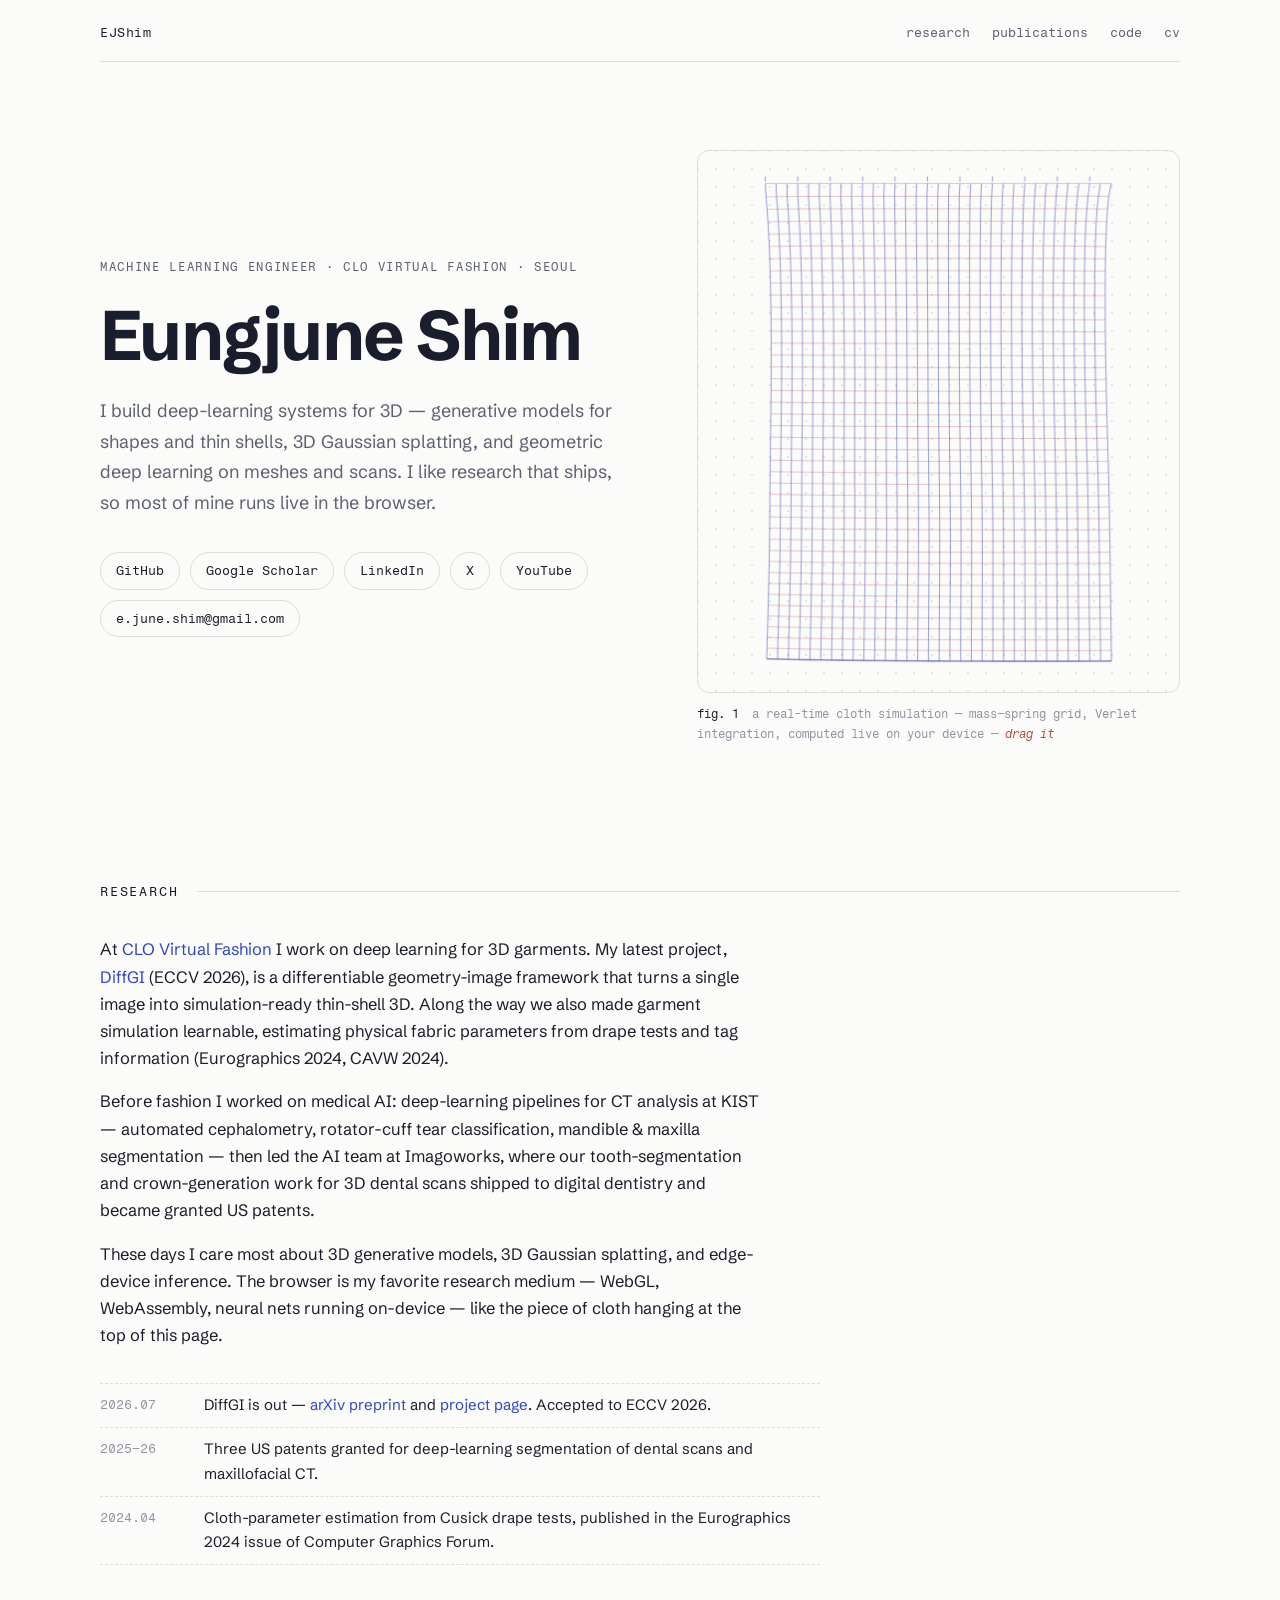
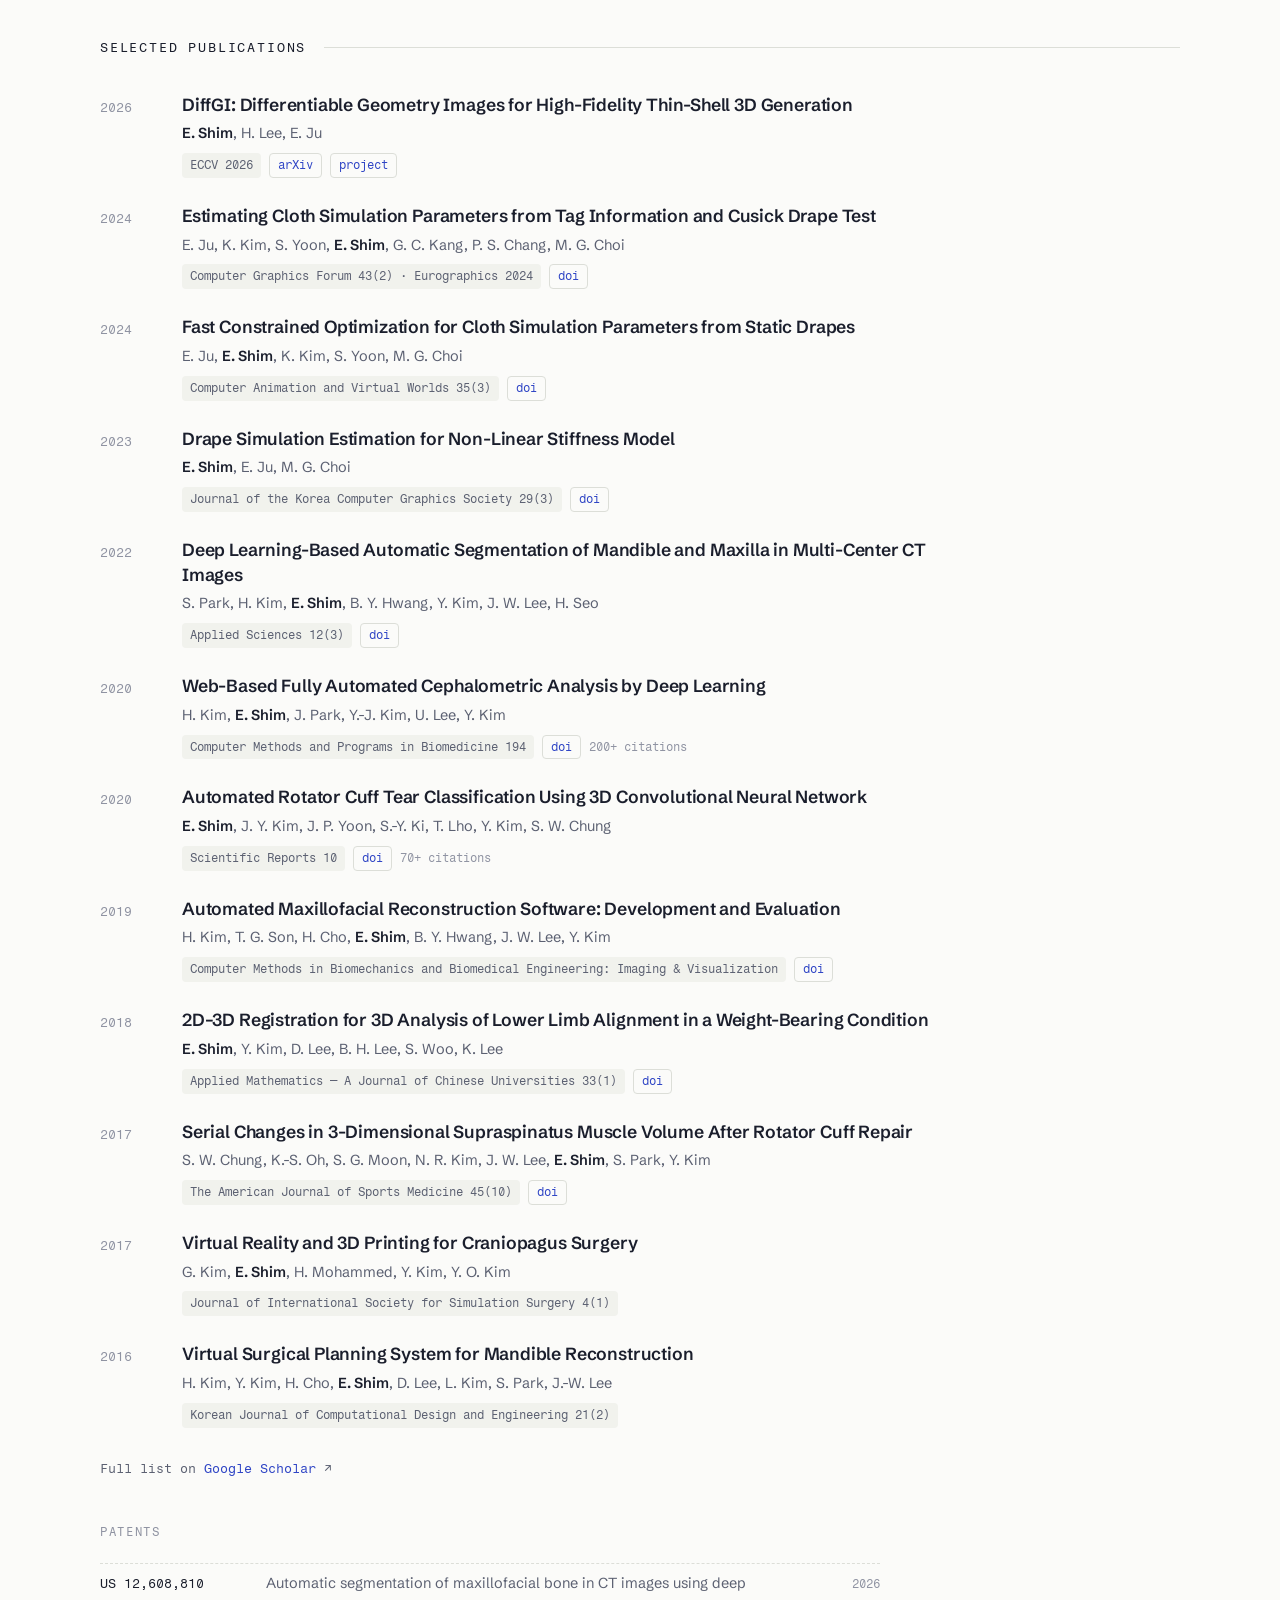
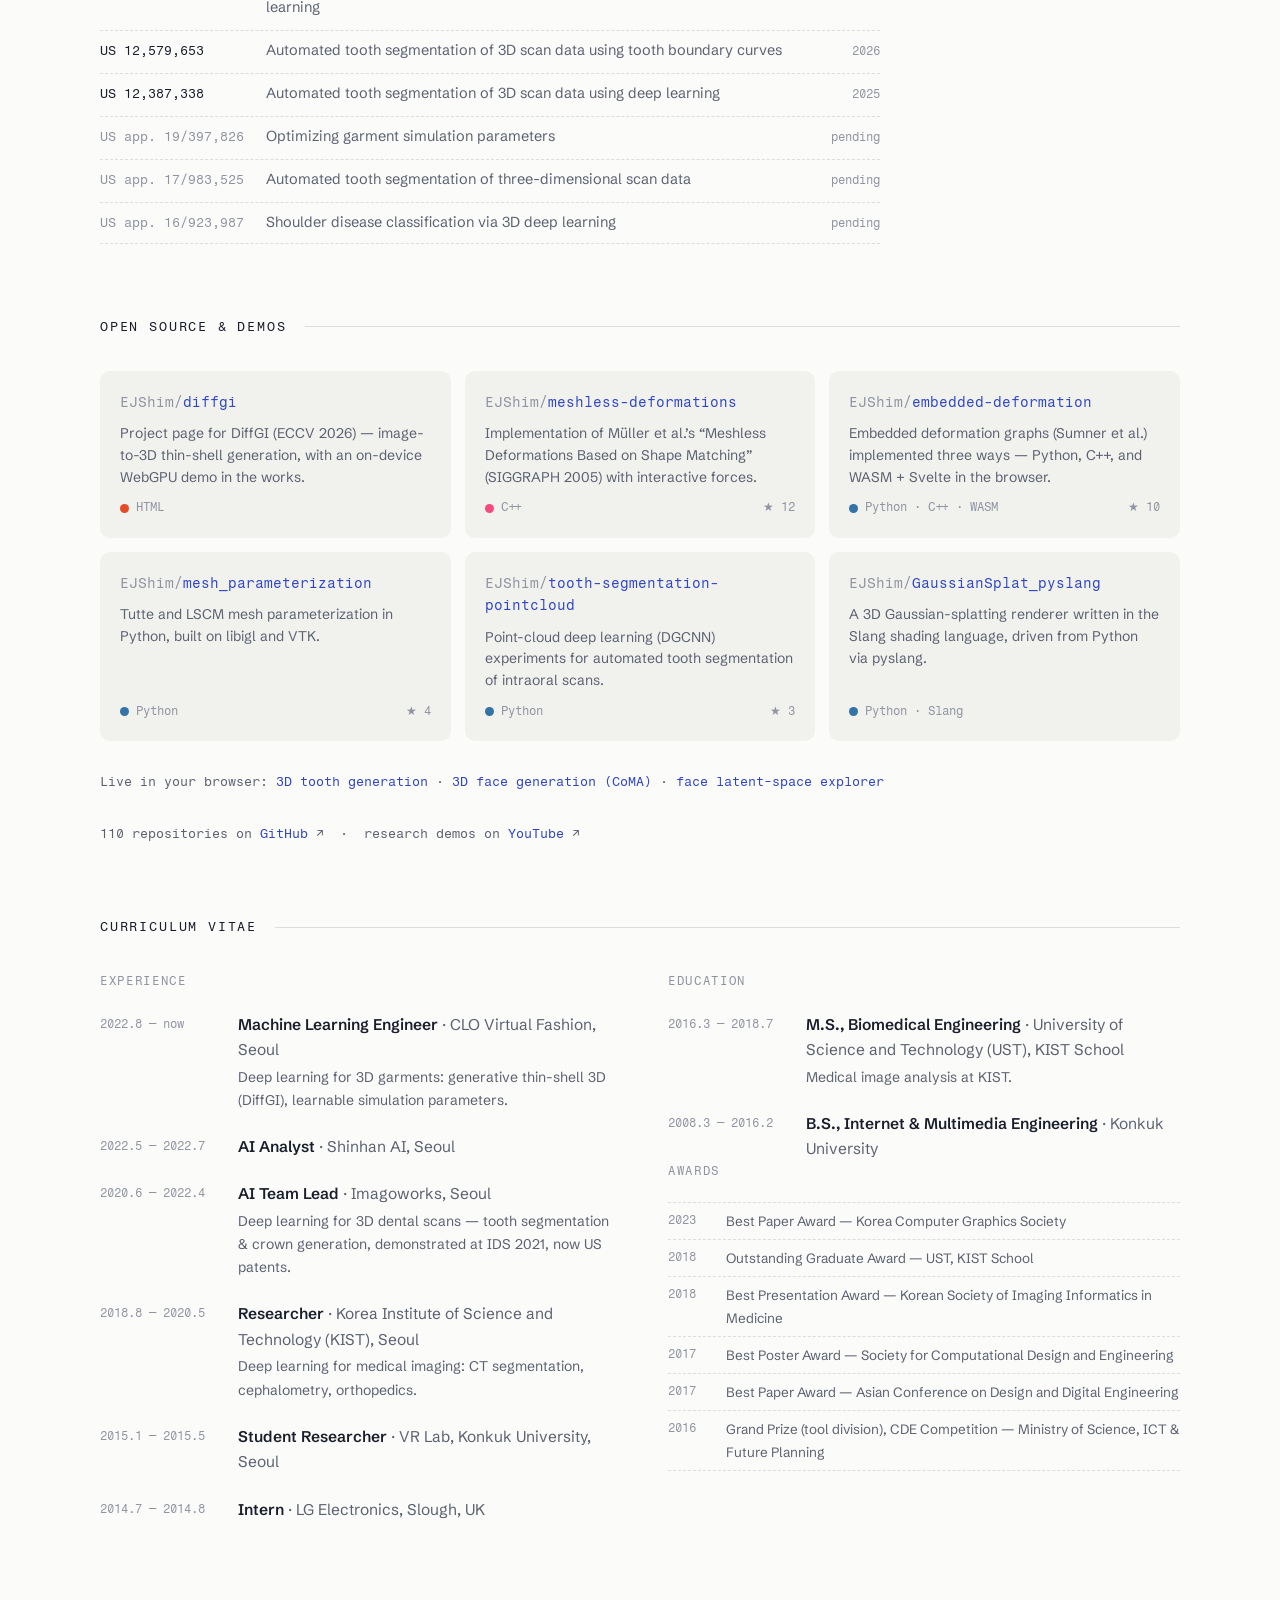
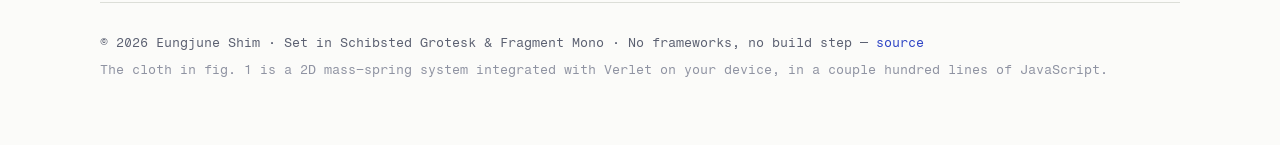
<file: index.html>
<!DOCTYPE html>
<html lang="en">
<head>
<meta charset="utf-8">
<meta name="viewport" content="width=device-width, initial-scale=1">
<title>Eungjune Shim — Machine Learning Engineer</title>
<meta name="description" content="Eungjune Shim — machine learning engineer at CLO Virtual Fashion. Deep learning for 3D: generative models (DiffGI, ECCV 2026), 3D Gaussian splatting, and geometric deep learning for medical & dental scans.">
<link rel="canonical" href="https://ejshim.github.io/">
<meta property="og:type" content="profile">
<meta property="og:title" content="Eungjune Shim — Machine Learning Engineer">
<meta property="og:description" content="Deep learning for 3D: generative models, Gaussian splatting, on-device inference. CLO Virtual Fashion, Seoul.">
<meta property="og:url" content="https://ejshim.github.io/">
<meta name="color-scheme" content="light dark">
<link rel="icon" href="favicon.svg" type="image/svg+xml">
<link rel="icon" href="favicon-48.png" type="image/png" sizes="48x48">
<link rel="apple-touch-icon" href="apple-touch-icon.png">
<link rel="preconnect" href="https://fonts.googleapis.com">
<link rel="preconnect" href="https://fonts.gstatic.com" crossorigin>
<link href="https://fonts.googleapis.com/css2?family=Fragment+Mono:ital@0;1&family=Schibsted+Grotesk:ital,wght@0,400;0,500;0,600;0,700;1,400&display=swap" rel="stylesheet">
<link rel="stylesheet" href="style.css">
<script type="application/ld+json">
{
  "@context": "https://schema.org",
  "@type": "Person",
  "name": "Eungjune Shim",
  "alternateName": "EJ Shim",
  "jobTitle": "Machine Learning Engineer",
  "worksFor": { "@type": "Organization", "name": "CLO Virtual Fashion Inc." },
  "email": "mailto:e.june.shim@gmail.com",
  "url": "https://ejshim.github.io/",
  "sameAs": [
    "https://github.com/EJShim",
    "https://scholar.google.com/citations?user=Txn7APwAAAAJ",
    "https://www.linkedin.com/in/eungjune-shim-542a6a153/",
    "https://x.com/ej__shim",
    "https://www.youtube.com/@ej_shim"
  ]
}
</script>
</head>
<body>

<a class="skip" href="#research">Skip to content</a>

<header class="masthead">
  <a class="wordmark" href="./">EJShim</a>
  <nav class="mast-nav" aria-label="Sections">
    <a href="#research">research</a>
    <a href="#publications">publications</a>
    <a href="#code">code</a>
    <a href="#cv">cv</a>
  </nav>
</header>

<section class="hero">
  <div class="hero-copy">
    <p class="eyebrow">Machine Learning Engineer · CLO Virtual Fashion · Seoul</p>
    <h1>Eungjune Shim</h1>
    <p class="thesis">I build deep-learning systems for 3D — generative models for shapes and
    thin shells, 3D Gaussian splatting, and geometric deep learning on meshes and scans.
    I like research that ships, so most of mine runs live in the&nbsp;browser.</p>
    <ul class="channels">
      <li><a href="https://github.com/EJShim">GitHub</a></li>
      <li><a href="https://scholar.google.com/citations?user=Txn7APwAAAAJ">Google Scholar</a></li>
      <li><a href="https://www.linkedin.com/in/eungjune-shim-542a6a153/">LinkedIn</a></li>
      <li><a href="https://x.com/ej__shim">X</a></li>
      <li><a href="https://www.youtube.com/@ej_shim">YouTube</a></li>
      <li><a href="mailto:e.june.shim@gmail.com">e.june.shim@gmail.com</a></li>
    </ul>
  </div>
  <figure class="cloth-fig">
    <div class="cloth-panel"><canvas id="cloth" aria-label="Interactive cloth simulation — drag to disturb the fabric"></canvas></div>
    <figcaption><span class="figno">fig. 1</span> a real-time cloth simulation — mass–spring grid, Verlet integration, computed live on your device — <em class="hint">drag it</em></figcaption>
  </figure>
</section>

<main>

<section id="research">
  <header class="sec-head"><h2>Research</h2></header>
  <div class="prose">
    <p>At <a href="https://www.clo3d.com">CLO Virtual Fashion</a> I work on deep learning for 3D
    garments. My latest project, <a href="https://ejshim.github.io/diffgi/">DiffGI</a> (ECCV 2026),
    is a differentiable geometry-image framework that turns a single image into simulation-ready
    thin-shell 3D. Along the way we also made garment simulation learnable, estimating physical
    fabric parameters from drape tests and tag information (Eurographics 2024, CAVW 2024).</p>
    <p>Before fashion I worked on medical AI: deep-learning pipelines for CT analysis at KIST —
    automated cephalometry, rotator-cuff tear classification, mandible &amp; maxilla segmentation —
    then led the AI team at Imagoworks, where our tooth-segmentation and crown-generation work
    for 3D dental scans shipped to digital dentistry and became granted US patents.</p>
    <p>These days I care most about 3D generative models, 3D Gaussian splatting, and edge-device
    inference. The browser is my favorite research medium — WebGL, WebAssembly, neural nets
    running on-device — like the piece of cloth hanging at the top of this page.</p>
  </div>
  <ul class="news">
    <li><span class="date">2026.07</span><span>DiffGI is out — <a href="https://arxiv.org/abs/2607.13365">arXiv preprint</a> and <a href="https://ejshim.github.io/diffgi/">project page</a>. Accepted to ECCV 2026.</span></li>
    <li><span class="date">2025–26</span><span>Three US patents granted for deep-learning segmentation of dental scans and maxillofacial CT.</span></li>
    <li><span class="date">2024.04</span><span>Cloth-parameter estimation from Cusick drape tests, published in the Eurographics 2024 issue of Computer Graphics Forum.</span></li>
  </ul>
</section>

<section id="publications">
  <header class="sec-head"><h2>Selected publications</h2></header>
  <ol class="pubs">
    <li class="pub">
      <span class="pub-year">2026</span>
      <div>
        <h3 class="pub-title"><a href="https://arxiv.org/abs/2607.13365">DiffGI: Differentiable Geometry Images for High-Fidelity Thin-Shell 3D Generation</a></h3>
        <p class="pub-authors"><strong>E. Shim</strong>, H. Lee, E. Ju</p>
        <p class="pub-meta"><span class="venue">ECCV 2026</span> <a class="plink" href="https://arxiv.org/abs/2607.13365">arXiv</a> <a class="plink" href="https://ejshim.github.io/diffgi/">project</a></p>
      </div>
    </li>
    <li class="pub">
      <span class="pub-year">2024</span>
      <div>
        <h3 class="pub-title"><a href="https://doi.org/10.1111/cgf.15027">Estimating Cloth Simulation Parameters from Tag Information and Cusick Drape Test</a></h3>
        <p class="pub-authors">E. Ju, K. Kim, S. Yoon, <strong>E. Shim</strong>, G. C. Kang, P. S. Chang, M. G. Choi</p>
        <p class="pub-meta"><span class="venue">Computer Graphics Forum 43(2) · Eurographics 2024</span> <a class="plink" href="https://doi.org/10.1111/cgf.15027">doi</a></p>
      </div>
    </li>
    <li class="pub">
      <span class="pub-year">2024</span>
      <div>
        <h3 class="pub-title"><a href="https://doi.org/10.1002/cav.2265">Fast Constrained Optimization for Cloth Simulation Parameters from Static Drapes</a></h3>
        <p class="pub-authors">E. Ju, <strong>E. Shim</strong>, K. Kim, S. Yoon, M. G. Choi</p>
        <p class="pub-meta"><span class="venue">Computer Animation and Virtual Worlds 35(3)</span> <a class="plink" href="https://doi.org/10.1002/cav.2265">doi</a></p>
      </div>
    </li>
    <li class="pub">
      <span class="pub-year">2023</span>
      <div>
        <h3 class="pub-title"><a href="https://doi.org/10.15701/kcgs.2023.29.3.117">Drape Simulation Estimation for Non-Linear Stiffness Model</a></h3>
        <p class="pub-authors"><strong>E. Shim</strong>, E. Ju, M. G. Choi</p>
        <p class="pub-meta"><span class="venue">Journal of the Korea Computer Graphics Society 29(3)</span> <a class="plink" href="https://doi.org/10.15701/kcgs.2023.29.3.117">doi</a></p>
      </div>
    </li>
    <li class="pub">
      <span class="pub-year">2022</span>
      <div>
        <h3 class="pub-title"><a href="https://doi.org/10.3390/app12031358">Deep Learning-Based Automatic Segmentation of Mandible and Maxilla in Multi-Center CT Images</a></h3>
        <p class="pub-authors">S. Park, H. Kim, <strong>E. Shim</strong>, B. Y. Hwang, Y. Kim, J. W. Lee, H. Seo</p>
        <p class="pub-meta"><span class="venue">Applied Sciences 12(3)</span> <a class="plink" href="https://doi.org/10.3390/app12031358">doi</a></p>
      </div>
    </li>
    <li class="pub">
      <span class="pub-year">2020</span>
      <div>
        <h3 class="pub-title"><a href="https://doi.org/10.1016/j.cmpb.2020.105513">Web-Based Fully Automated Cephalometric Analysis by Deep Learning</a></h3>
        <p class="pub-authors">H. Kim, <strong>E. Shim</strong>, J. Park, Y.-J. Kim, U. Lee, Y. Kim</p>
        <p class="pub-meta"><span class="venue">Computer Methods and Programs in Biomedicine 194</span> <a class="plink" href="https://doi.org/10.1016/j.cmpb.2020.105513">doi</a> <span class="cites">200+ citations</span></p>
      </div>
    </li>
    <li class="pub">
      <span class="pub-year">2020</span>
      <div>
        <h3 class="pub-title"><a href="https://doi.org/10.1038/s41598-020-72357-0">Automated Rotator Cuff Tear Classification Using 3D Convolutional Neural Network</a></h3>
        <p class="pub-authors"><strong>E. Shim</strong>, J. Y. Kim, J. P. Yoon, S.-Y. Ki, T. Lho, Y. Kim, S. W. Chung</p>
        <p class="pub-meta"><span class="venue">Scientific Reports 10</span> <a class="plink" href="https://doi.org/10.1038/s41598-020-72357-0">doi</a> <span class="cites">70+ citations</span></p>
      </div>
    </li>
    <li class="pub">
      <span class="pub-year">2019</span>
      <div>
        <h3 class="pub-title"><a href="https://doi.org/10.1080/21681163.2019.1608308">Automated Maxillofacial Reconstruction Software: Development and Evaluation</a></h3>
        <p class="pub-authors">H. Kim, T. G. Son, H. Cho, <strong>E. Shim</strong>, B. Y. Hwang, J. W. Lee, Y. Kim</p>
        <p class="pub-meta"><span class="venue">Computer Methods in Biomechanics and Biomedical Engineering: Imaging &amp; Visualization</span> <a class="plink" href="https://doi.org/10.1080/21681163.2019.1608308">doi</a></p>
      </div>
    </li>
    <li class="pub">
      <span class="pub-year">2018</span>
      <div>
        <h3 class="pub-title"><a href="https://doi.org/10.1007/s11766-018-3459-2">2D–3D Registration for 3D Analysis of Lower Limb Alignment in a Weight-Bearing Condition</a></h3>
        <p class="pub-authors"><strong>E. Shim</strong>, Y. Kim, D. Lee, B. H. Lee, S. Woo, K. Lee</p>
        <p class="pub-meta"><span class="venue">Applied Mathematics — A Journal of Chinese Universities 33(1)</span> <a class="plink" href="https://doi.org/10.1007/s11766-018-3459-2">doi</a></p>
      </div>
    </li>
    <li class="pub">
      <span class="pub-year">2017</span>
      <div>
        <h3 class="pub-title"><a href="https://doi.org/10.1177/0363546517706699">Serial Changes in 3-Dimensional Supraspinatus Muscle Volume After Rotator Cuff Repair</a></h3>
        <p class="pub-authors">S. W. Chung, K.-S. Oh, S. G. Moon, N. R. Kim, J. W. Lee, <strong>E. Shim</strong>, S. Park, Y. Kim</p>
        <p class="pub-meta"><span class="venue">The American Journal of Sports Medicine 45(10)</span> <a class="plink" href="https://doi.org/10.1177/0363546517706699">doi</a></p>
      </div>
    </li>
    <li class="pub">
      <span class="pub-year">2017</span>
      <div>
        <h3 class="pub-title">Virtual Reality and 3D Printing for Craniopagus Surgery</h3>
        <p class="pub-authors">G. Kim, <strong>E. Shim</strong>, H. Mohammed, Y. Kim, Y. O. Kim</p>
        <p class="pub-meta"><span class="venue">Journal of International Society for Simulation Surgery 4(1)</span></p>
      </div>
    </li>
    <li class="pub">
      <span class="pub-year">2016</span>
      <div>
        <h3 class="pub-title">Virtual Surgical Planning System for Mandible Reconstruction</h3>
        <p class="pub-authors">H. Kim, Y. Kim, H. Cho, <strong>E. Shim</strong>, D. Lee, L. Kim, S. Park, J.-W. Lee</p>
        <p class="pub-meta"><span class="venue">Korean Journal of Computational Design and Engineering 21(2)</span></p>
      </div>
    </li>
  </ol>
  <p class="sec-more">Full list on <a href="https://scholar.google.com/citations?user=Txn7APwAAAAJ">Google Scholar</a> ↗</p>

  <h3 class="sub-head">Patents</h3>
  <ul class="patents">
    <li><span class="pat-no">US 12,608,810</span><span class="pat-title">Automatic segmentation of maxillofacial bone in CT images using deep learning</span><span class="pat-year">2026</span></li>
    <li><span class="pat-no">US 12,579,653</span><span class="pat-title">Automated tooth segmentation of 3D scan data using tooth boundary curves</span><span class="pat-year">2026</span></li>
    <li><span class="pat-no">US 12,387,338</span><span class="pat-title">Automated tooth segmentation of 3D scan data using deep learning</span><span class="pat-year">2025</span></li>
    <li><span class="pat-no pending">US app. 19/397,826</span><span class="pat-title">Optimizing garment simulation parameters</span><span class="pat-year">pending</span></li>
    <li><span class="pat-no pending">US app. 17/983,525</span><span class="pat-title">Automated tooth segmentation of three-dimensional scan data</span><span class="pat-year">pending</span></li>
    <li><span class="pat-no pending">US app. 16/923,987</span><span class="pat-title">Shoulder disease classification via 3D deep learning</span><span class="pat-year">pending</span></li>
  </ul>
</section>

<section id="code">
  <header class="sec-head"><h2>Open source &amp; demos</h2></header>
  <div class="cards">
    <a class="card" href="https://ejshim.github.io/diffgi/">
      <span class="card-name"><span class="owner">EJShim/</span>diffgi</span>
      <span class="card-desc">Project page for DiffGI (ECCV 2026) — image-to-3D thin-shell generation, with an on-device WebGPU demo in the works.</span>
      <span class="card-meta"><span class="dot" style="--c:#e34c26"></span>HTML</span>
    </a>
    <a class="card" href="https://github.com/EJShim/meshless-deformations-based-on-shape-matching">
      <span class="card-name"><span class="owner">EJShim/</span>meshless-deformations</span>
      <span class="card-desc">Implementation of Müller et al.&rsquo;s “Meshless Deformations Based on Shape Matching” (SIGGRAPH 2005) with interactive forces.</span>
      <span class="card-meta"><span class="dot" style="--c:#f34b7d"></span>C++ <span class="stars">★ 12</span></span>
    </a>
    <a class="card" href="https://github.com/EJShim/embedded-deformation-python">
      <span class="card-name"><span class="owner">EJShim/</span>embedded-deformation</span>
      <span class="card-desc">Embedded deformation graphs (Sumner et al.) implemented three ways — Python, C++, and WASM + Svelte in the browser.</span>
      <span class="card-meta"><span class="dot" style="--c:#3572A5"></span>Python · C++ · WASM <span class="stars">★ 10</span></span>
    </a>
    <a class="card" href="https://github.com/EJShim/mesh_parameterization_python">
      <span class="card-name"><span class="owner">EJShim/</span>mesh_parameterization</span>
      <span class="card-desc">Tutte and LSCM mesh parameterization in Python, built on libigl and VTK.</span>
      <span class="card-meta"><span class="dot" style="--c:#3572A5"></span>Python <span class="stars">★ 4</span></span>
    </a>
    <a class="card" href="https://github.com/EJShim/tooth-segmentation-pointcloud">
      <span class="card-name"><span class="owner">EJShim/</span>tooth-segmentation-pointcloud</span>
      <span class="card-desc">Point-cloud deep learning (DGCNN) experiments for automated tooth segmentation of intraoral scans.</span>
      <span class="card-meta"><span class="dot" style="--c:#3572A5"></span>Python <span class="stars">★ 3</span></span>
    </a>
    <a class="card" href="https://github.com/EJShim/GaussianSplat_pyslang">
      <span class="card-name"><span class="owner">EJShim/</span>GaussianSplat_pyslang</span>
      <span class="card-desc">A 3D Gaussian-splatting renderer written in the Slang shading language, driven from Python via pyslang.</span>
      <span class="card-meta"><span class="dot" style="--c:#3572A5"></span>Python · Slang</span>
    </a>
  </div>
  <p class="sec-more">Live in your browser: <a href="https://ejshim.github.io/geometric-tooth-generation/">3D tooth generation</a> · <a href="https://ejshim.github.io/geometric_deeplearning_web/">3D face generation (CoMA)</a> · <a href="https://ejshim.github.io/geometric-face-reconstruction-latent-transform/">face latent-space explorer</a></p>
  <p class="sec-more">110 repositories on <a href="https://github.com/EJShim?tab=repositories">GitHub</a> ↗ &nbsp;·&nbsp; research demos on <a href="https://www.youtube.com/@ej_shim">YouTube</a> ↗</p>
</section>

<section id="cv">
  <header class="sec-head"><h2>Curriculum vitae</h2></header>
  <div class="cv-grid">
    <div>
      <h3 class="sub-head">Experience</h3>
      <ul class="cv-list">
        <li>
          <span class="cv-date">2022.8 — now</span>
          <div><span class="cv-role">Machine Learning Engineer</span> · CLO Virtual Fashion, Seoul
          <p class="cv-note">Deep learning for 3D garments: generative thin-shell 3D (DiffGI), learnable simulation parameters.</p></div>
        </li>
        <li>
          <span class="cv-date">2022.5 — 2022.7</span>
          <div><span class="cv-role">AI Analyst</span> · Shinhan AI, Seoul</div>
        </li>
        <li>
          <span class="cv-date">2020.6 — 2022.4</span>
          <div><span class="cv-role">AI Team Lead</span> · Imagoworks, Seoul
          <p class="cv-note">Deep learning for 3D dental scans — tooth segmentation &amp; crown generation, demonstrated at IDS 2021, now US patents.</p></div>
        </li>
        <li>
          <span class="cv-date">2018.8 — 2020.5</span>
          <div><span class="cv-role">Researcher</span> · Korea Institute of Science and Technology (KIST), Seoul
          <p class="cv-note">Deep learning for medical imaging: CT segmentation, cephalometry, orthopedics.</p></div>
        </li>
        <li>
          <span class="cv-date">2015.1 — 2015.5</span>
          <div><span class="cv-role">Student Researcher</span> · VR Lab, Konkuk University, Seoul</div>
        </li>
        <li>
          <span class="cv-date">2014.7 — 2014.8</span>
          <div><span class="cv-role">Intern</span> · LG Electronics, Slough, UK</div>
        </li>
      </ul>
    </div>
    <div>
      <h3 class="sub-head">Education</h3>
      <ul class="cv-list">
        <li>
          <span class="cv-date">2016.3 — 2018.7</span>
          <div><span class="cv-role">M.S., Biomedical Engineering</span> · University of Science and Technology (UST), KIST School
          <p class="cv-note">Medical image analysis at KIST.</p></div>
        </li>
        <li>
          <span class="cv-date">2008.3 — 2016.2</span>
          <div><span class="cv-role">B.S., Internet &amp; Multimedia Engineering</span> · Konkuk University
          </div>
        </li>
      </ul>

      <h3 class="sub-head">Awards</h3>
      <ul class="awards">
        <li><span class="award-year">2023</span><span>Best Paper Award — Korea Computer Graphics Society</span></li>
        <li><span class="award-year">2018</span><span>Outstanding Graduate Award — UST, KIST School</span></li>
        <li><span class="award-year">2018</span><span>Best Presentation Award — Korean Society of Imaging Informatics in Medicine</span></li>
        <li><span class="award-year">2017</span><span>Best Poster Award — Society for Computational Design and Engineering</span></li>
        <li><span class="award-year">2017</span><span>Best Paper Award — Asian Conference on Design and Digital Engineering</span></li>
        <li><span class="award-year">2016</span><span>Grand Prize (tool division), CDE Competition — Ministry of Science, ICT &amp; Future Planning</span></li>
      </ul>
    </div>
  </div>
</section>

</main>

<footer class="foot">
  <p>© 2026 Eungjune Shim · Set in Schibsted Grotesk &amp; Fragment Mono · No frameworks, no build step — <a href="https://github.com/EJShim/ejshim.github.io">source</a></p>
  <p class="foot-note">The cloth in fig. 1 is a 2D mass–spring system integrated with Verlet on your device, in a couple hundred lines of JavaScript.</p>
</footer>

<script src="cloth.js" defer></script>
</body>
</html>
</file>
<file: style.css>
/* ejshim.github.io — technical-document CV
   palette: cool paper / indigo ink / ultramarine accent / madder detail */

:root {
  --paper: #fbfbf9;
  --ink: #1a1e2c;
  --muted: #5c6172;
  --faint: #8f93a2;
  --line: #dcded8;
  --panel: #f1f2ed;
  --accent: #2f45c5;
  --accent-deep: #1f2f96;
  --madder: #b5453c;
  --cloth-warp: rgba(47, 69, 197, 0.5);
  --cloth-weft: rgba(181, 69, 60, 0.3);
  --grid-dot: rgba(26, 30, 44, 0.10);
}

@media (prefers-color-scheme: dark) {
  :root {
    --paper: #14161f;
    --ink: #e9e9e2;
    --muted: #a2a6b6;
    --faint: #767b8d;
    --line: #2b2f40;
    --panel: #1c1f2c;
    --accent: #97a5ff;
    --accent-deep: #c3cbff;
    --madder: #e08076;
    --cloth-warp: rgba(151, 165, 255, 0.44);
    --cloth-weft: rgba(224, 128, 118, 0.30);
    --grid-dot: rgba(233, 233, 226, 0.09);
  }
}

* { box-sizing: border-box; margin: 0; padding: 0; }

html {
  scroll-behavior: smooth;
}

body {
  background: var(--paper);
  color: var(--ink);
  font-family: "Schibsted Grotesk", ui-sans-serif, system-ui, sans-serif;
  font-size: 16.5px;
  line-height: 1.65;
  -webkit-font-smoothing: antialiased;
  padding: 0 max(24px, env(safe-area-inset-left));
}

::selection { background: var(--madder); color: var(--paper); }

a {
  color: var(--accent);
  text-decoration: none;
}
a:hover { text-decoration: underline; text-underline-offset: 3px; }

:focus-visible {
  outline: 2px solid var(--accent);
  outline-offset: 3px;
  border-radius: 2px;
}

.skip {
  position: absolute;
  left: -9999px;
  top: 12px;
  background: var(--ink);
  color: var(--paper);
  padding: 8px 14px;
  border-radius: 6px;
  z-index: 10;
}
.skip:focus { left: 12px; }

.masthead,
.hero,
main,
.foot { max-width: 1080px; margin-inline: auto; }

/* ---------- masthead ---------- */

.masthead {
  display: flex;
  align-items: baseline;
  justify-content: space-between;
  gap: 24px;
  padding: 22px 0 18px;
  border-bottom: 1px solid var(--line);
  font-family: "Fragment Mono", ui-monospace, monospace;
  font-size: 13px;
}

.wordmark {
  color: var(--ink);
  font-weight: 400;
  letter-spacing: 0.04em;
}
.wordmark:hover { text-decoration: none; color: var(--accent); }

.mast-nav { display: flex; gap: 22px; flex-wrap: wrap; }
.mast-nav a { color: var(--muted); }
.mast-nav a:hover { color: var(--accent); text-decoration: none; }

/* ---------- hero ---------- */

.hero {
  display: grid;
  grid-template-columns: minmax(0, 1.05fr) minmax(0, 0.95fr);
  gap: 64px;
  align-items: center;
  padding: 88px 0 72px;
}

.eyebrow {
  font-family: "Fragment Mono", ui-monospace, monospace;
  font-size: 12px;
  font-weight: 400;
  letter-spacing: 0.14em;
  text-transform: uppercase;
  color: var(--muted);
  margin-bottom: 22px;
}

.hero h1 {
  font-family: "Schibsted Grotesk", ui-sans-serif, system-ui, sans-serif;
  font-size: clamp(44px, 6vw, 70px);
  font-weight: 700;
  line-height: 1.0;
  letter-spacing: -0.025em;
  margin-bottom: 26px;
}

.thesis {
  font-size: 18px;
  line-height: 1.7;
  color: var(--muted);
  max-width: 34em;
  margin-bottom: 34px;
}

.channels {
  list-style: none;
  display: flex;
  flex-wrap: wrap;
  gap: 10px;
}

.channels a {
  display: inline-block;
  font-family: "Fragment Mono", ui-monospace, monospace;
  font-size: 13px;
  color: var(--ink);
  border: 1px solid var(--line);
  border-radius: 999px;
  padding: 7px 15px;
  transition: border-color 120ms ease, color 120ms ease;
}
.channels a:hover {
  border-color: var(--accent);
  color: var(--accent);
  text-decoration: none;
}

/* the live figure */

.cloth-fig { min-width: 0; }

.cloth-panel {
  border: 1px solid var(--line);
  border-radius: 12px;
  overflow: hidden;
  aspect-ratio: 8 / 9;
  max-height: 560px;
  background-image: radial-gradient(var(--grid-dot) 1px, transparent 1px);
  background-size: 18px 18px;
  background-position: 9px 9px;
}

#cloth {
  display: block;
  width: 100%;
  height: 100%;
  touch-action: pan-y;
  cursor: grab;
}
#cloth:active { cursor: grabbing; }

.cloth-fig figcaption {
  font-family: "Fragment Mono", ui-monospace, monospace;
  font-size: 12px;
  color: var(--faint);
  margin-top: 12px;
}

.figno {
  color: var(--ink);
  font-weight: 400;
  margin-right: 6px;
}

.hint {
  font-family: "Fragment Mono", ui-monospace, monospace;
  font-style: italic;
  font-size: 12px;
  color: var(--madder);
}

/* ---------- sections ---------- */

main section { padding: 64px 0 8px; }

.sec-head {
  display: flex;
  align-items: center;
  gap: 18px;
  margin-bottom: 34px;
}

.sec-head h2 {
  font-family: "Fragment Mono", ui-monospace, monospace;
  font-size: 13px;
  font-weight: 400;
  letter-spacing: 0.14em;
  text-transform: uppercase;
  color: var(--ink);
  white-space: nowrap;
}

.sec-head::after {
  content: "";
  height: 1px;
  background: var(--line);
  flex: 1;
}

.sub-head {
  font-family: "Fragment Mono", ui-monospace, monospace;
  font-size: 12px;
  font-weight: 400;
  letter-spacing: 0.14em;
  text-transform: uppercase;
  color: var(--faint);
  margin: 44px 0 20px;
}

.sec-more {
  font-family: "Fragment Mono", ui-monospace, monospace;
  font-size: 13px;
  color: var(--muted);
  margin-top: 30px;
}

/* research */

.prose { max-width: 66ch; }
.prose p + p { margin-top: 16px; }

.news {
  list-style: none;
  margin-top: 34px;
  max-width: 72ch;
}

.news li {
  display: grid;
  grid-template-columns: 88px 1fr;
  gap: 16px;
  padding: 9px 0;
  border-top: 1px dashed var(--line);
  font-size: 15px;
}
.news li:last-child { border-bottom: 1px dashed var(--line); }

.news .date {
  font-family: "Fragment Mono", ui-monospace, monospace;
  font-size: 12.5px;
  color: var(--faint);
  padding-top: 2px;
  white-space: nowrap;
}

/* publications */

.pubs { list-style: none; display: grid; gap: 26px; }

.pub {
  display: grid;
  grid-template-columns: 64px 1fr;
  gap: 18px;
}

.pub-year {
  font-family: "Fragment Mono", ui-monospace, monospace;
  font-size: 13px;
  color: var(--faint);
  padding-top: 4px;
}

.pub-title {
  font-family: "Schibsted Grotesk", ui-sans-serif, system-ui, sans-serif;
  font-size: 17.5px;
  font-weight: 600;
  line-height: 1.4;
  letter-spacing: -0.01em;
  margin-bottom: 5px;
  max-width: 46em;
}
.pub-title a { color: var(--ink); }
.pub-title a:hover { color: var(--accent); text-decoration: none; }

.pub-authors {
  font-size: 14.5px;
  color: var(--muted);
  margin-bottom: 7px;
}
.pub-authors strong { color: var(--ink); font-weight: 600; }

.pub-meta {
  display: flex;
  flex-wrap: wrap;
  align-items: center;
  gap: 8px;
  font-family: "Fragment Mono", ui-monospace, monospace;
  font-size: 11.5px;
}

.venue {
  background: var(--panel);
  color: var(--muted);
  border-radius: 4px;
  padding: 3px 8px;
}

.plink {
  border: 1px solid var(--line);
  border-radius: 4px;
  padding: 2px 8px;
  color: var(--accent);
}
.plink:hover { border-color: var(--accent); text-decoration: none; }

.cites { color: var(--faint); }

/* patents */

.patents { list-style: none; display: grid; gap: 2px; max-width: 78ch; }

.patents li {
  display: grid;
  grid-template-columns: 150px 1fr 64px;
  gap: 16px;
  align-items: baseline;
  padding: 8px 0;
  border-top: 1px dashed var(--line);
  font-size: 14.5px;
}
.patents li:last-child { border-bottom: 1px dashed var(--line); }

.pat-no {
  font-family: "Fragment Mono", ui-monospace, monospace;
  font-size: 12.5px;
  font-weight: 400;
  color: var(--ink);
  white-space: nowrap;
}
.pat-no.pending { color: var(--faint); }

.pat-title { color: var(--muted); }

.pat-year {
  font-family: "Fragment Mono", ui-monospace, monospace;
  font-size: 12px;
  color: var(--faint);
  text-align: right;
}

/* code cards */

.cards {
  display: grid;
  grid-template-columns: repeat(auto-fill, minmax(290px, 1fr));
  gap: 14px;
}

.card {
  display: flex;
  flex-direction: column;
  gap: 10px;
  background: var(--panel);
  border-radius: 10px;
  padding: 20px;
  color: inherit;
  transition: background 120ms ease;
}
.card:hover { text-decoration: none; }
.card:hover .card-name { text-decoration: underline; text-underline-offset: 3px; }

.card-name {
  font-family: "Fragment Mono", ui-monospace, monospace;
  font-size: 13.5px;
  font-weight: 400;
  color: var(--accent);
  overflow-wrap: anywhere;
}
.card-name .owner { color: var(--faint); font-weight: 400; }

.card-desc {
  font-size: 14px;
  line-height: 1.55;
  color: var(--muted);
  flex: 1;
}

.card-meta {
  display: flex;
  align-items: center;
  gap: 7px;
  font-family: "Fragment Mono", ui-monospace, monospace;
  font-size: 12px;
  color: var(--faint);
}

.dot {
  width: 9px;
  height: 9px;
  border-radius: 50%;
  background: var(--c, var(--faint));
  flex: none;
}

.stars { margin-left: auto; }

/* cv */

.cv-grid {
  display: grid;
  grid-template-columns: 1fr 1fr;
  gap: 56px;
}
.cv-grid .sub-head { margin-top: 0; }

.cv-list { list-style: none; display: grid; gap: 22px; }

.cv-list li {
  display: grid;
  grid-template-columns: 122px 1fr;
  gap: 16px;
}

.cv-date {
  font-family: "Fragment Mono", ui-monospace, monospace;
  font-size: 12px;
  color: var(--faint);
  padding-top: 3px;
  white-space: nowrap;
}

.cv-role { font-weight: 600; }

.cv-list li > div { color: var(--muted); font-size: 15.5px; }
.cv-list .cv-role { color: var(--ink); }

.cv-note {
  font-size: 14px;
  color: var(--muted);
  margin-top: 3px;
}

/* awards */

.awards { list-style: none; max-width: 60ch; }

.awards li {
  display: grid;
  grid-template-columns: 46px 1fr;
  gap: 12px;
  padding: 7px 0;
  border-top: 1px dashed var(--line);
  font-size: 13.5px;
  color: var(--muted);
}
.awards li:last-child { border-bottom: 1px dashed var(--line); }

.award-year {
  font-family: "Fragment Mono", ui-monospace, monospace;
  font-size: 12px;
  color: var(--faint);
  padding-top: 1px;
}

/* ---------- footer ---------- */

.foot {
  margin-top: 72px;
  padding: 30px 0 64px;
  border-top: 1px solid var(--line);
  font-family: "Fragment Mono", ui-monospace, monospace;
  font-size: 12.5px;
  color: var(--muted);
}

.foot-note { margin-top: 6px; color: var(--faint); }

/* ---------- responsive ---------- */

@media (max-width: 900px) {
  .hero {
    grid-template-columns: 1fr;
    gap: 44px;
    padding: 56px 0 48px;
  }
  .cloth-panel { aspect-ratio: 7 / 6; max-height: 440px; }
  .cv-grid { grid-template-columns: 1fr; gap: 12px; }
  .cv-grid .sub-head { margin-top: 32px; }
}

@media (max-width: 560px) {
  body { font-size: 16px; }
  .masthead { font-size: 12px; }
  .mast-nav { gap: 14px; }
  .pub { grid-template-columns: 1fr; gap: 2px; }
  .patents li {
    grid-template-columns: 1fr auto;
    grid-template-areas: "no year" "title title";
  }
  .pat-no { grid-area: no; }
  .pat-year { grid-area: year; }
  .pat-title { grid-area: title; }
  .news li { grid-template-columns: 1fr; gap: 2px; }
}

/* ---------- motion ---------- */

@media (prefers-reduced-motion: reduce) {
  html { scroll-behavior: auto; }
  .channels a, .card { transition: none; }
}
</file>
